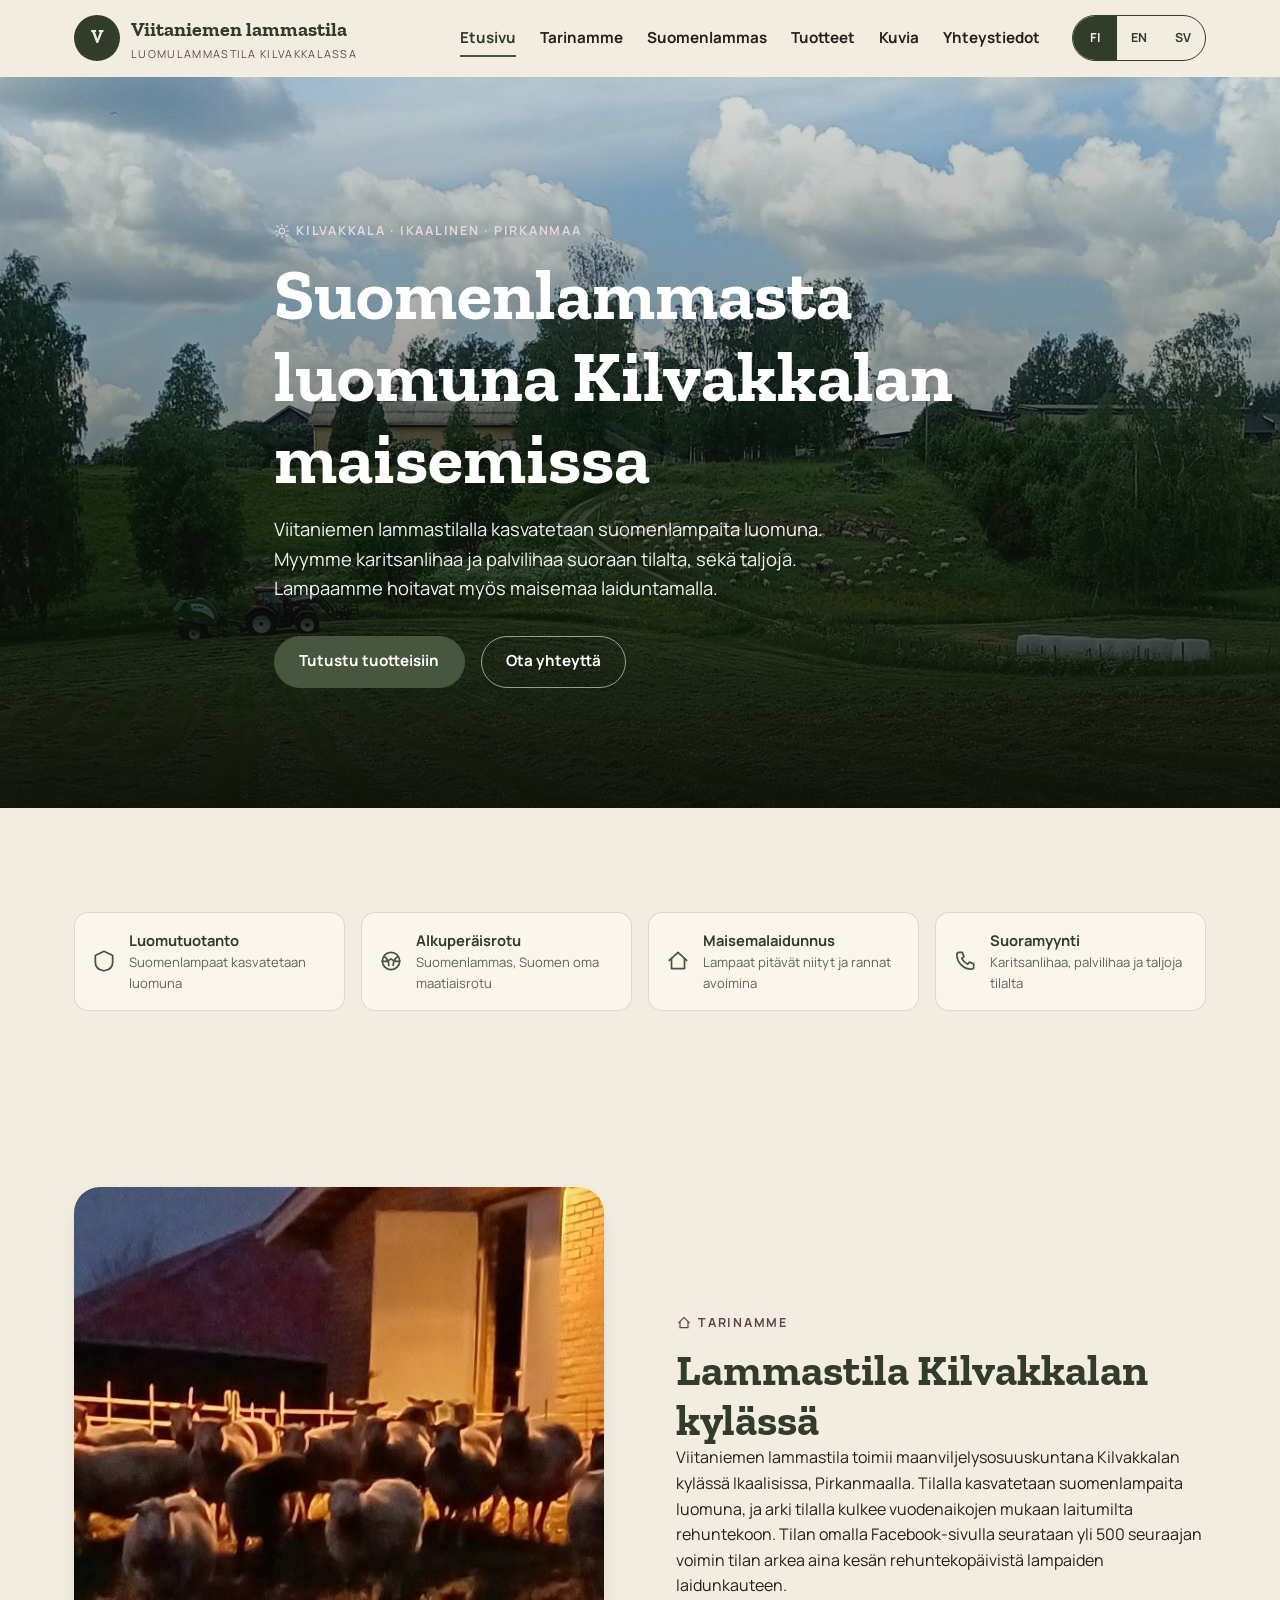
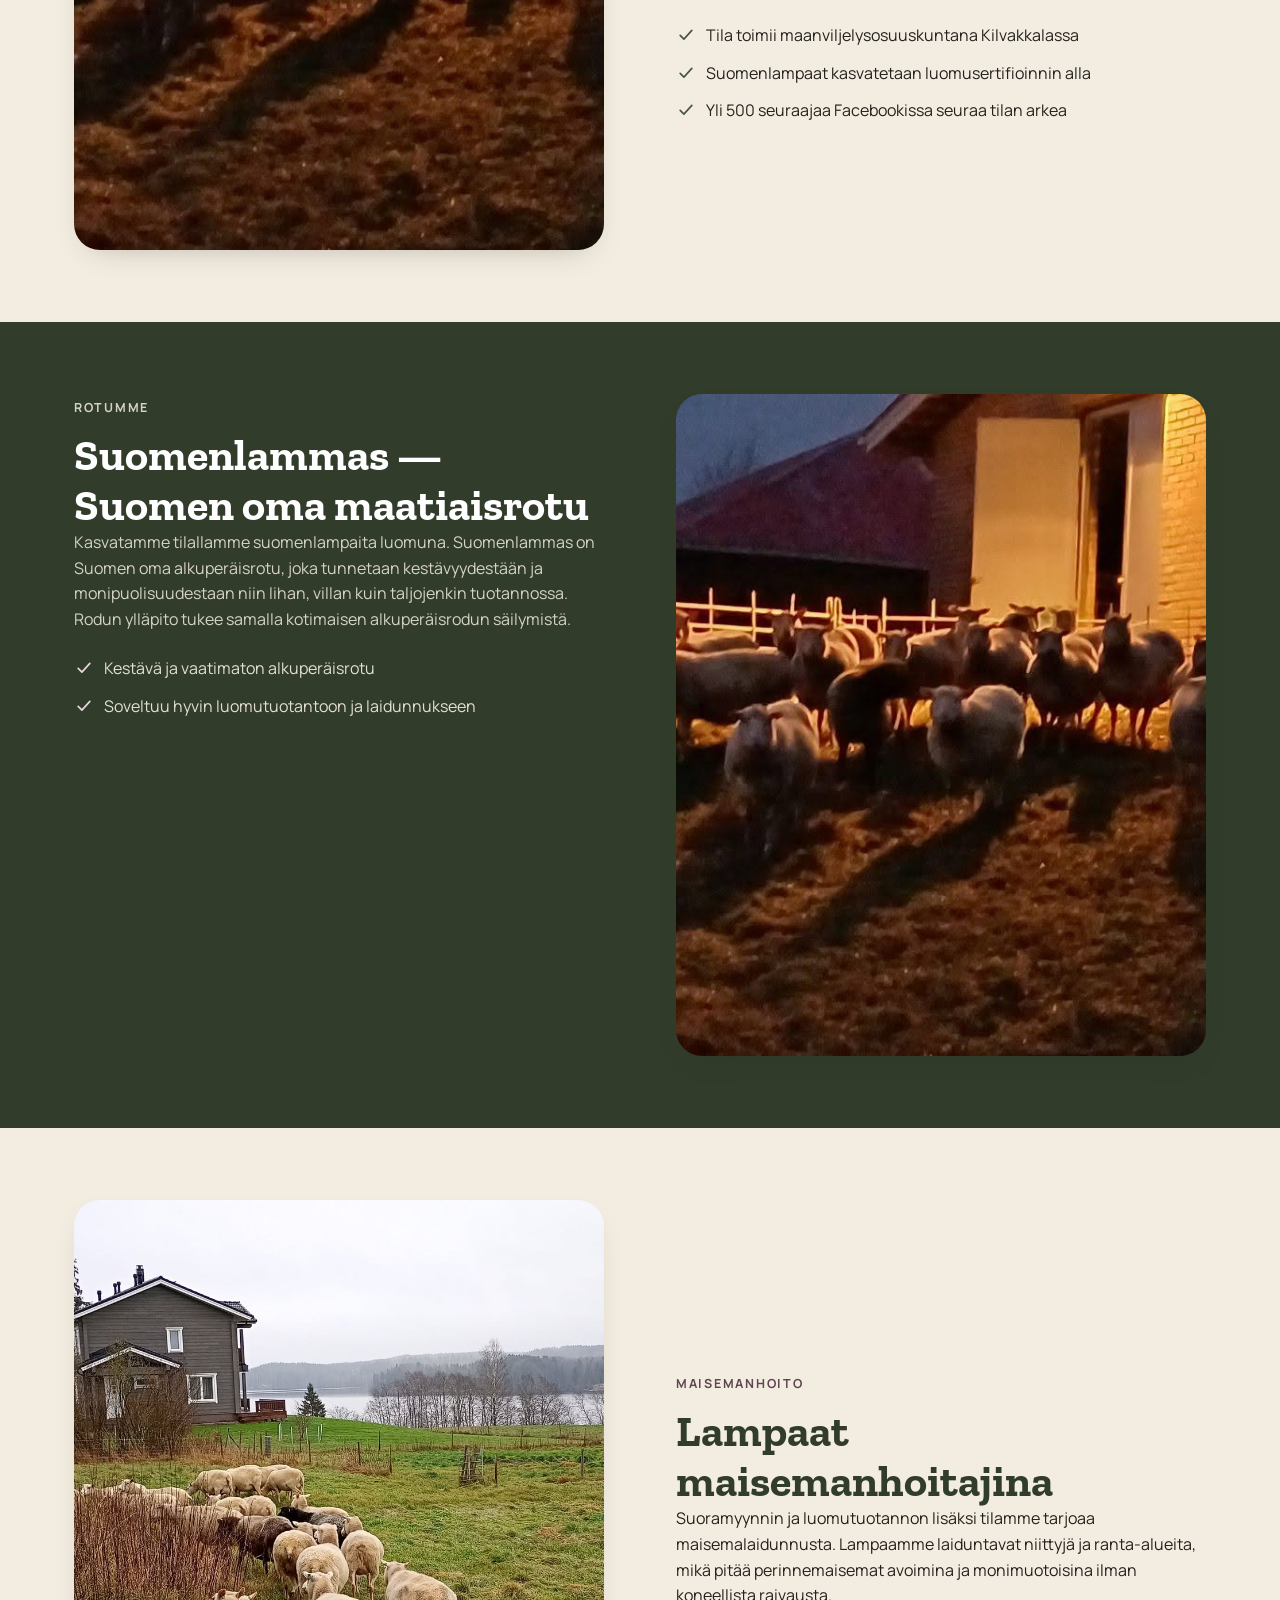
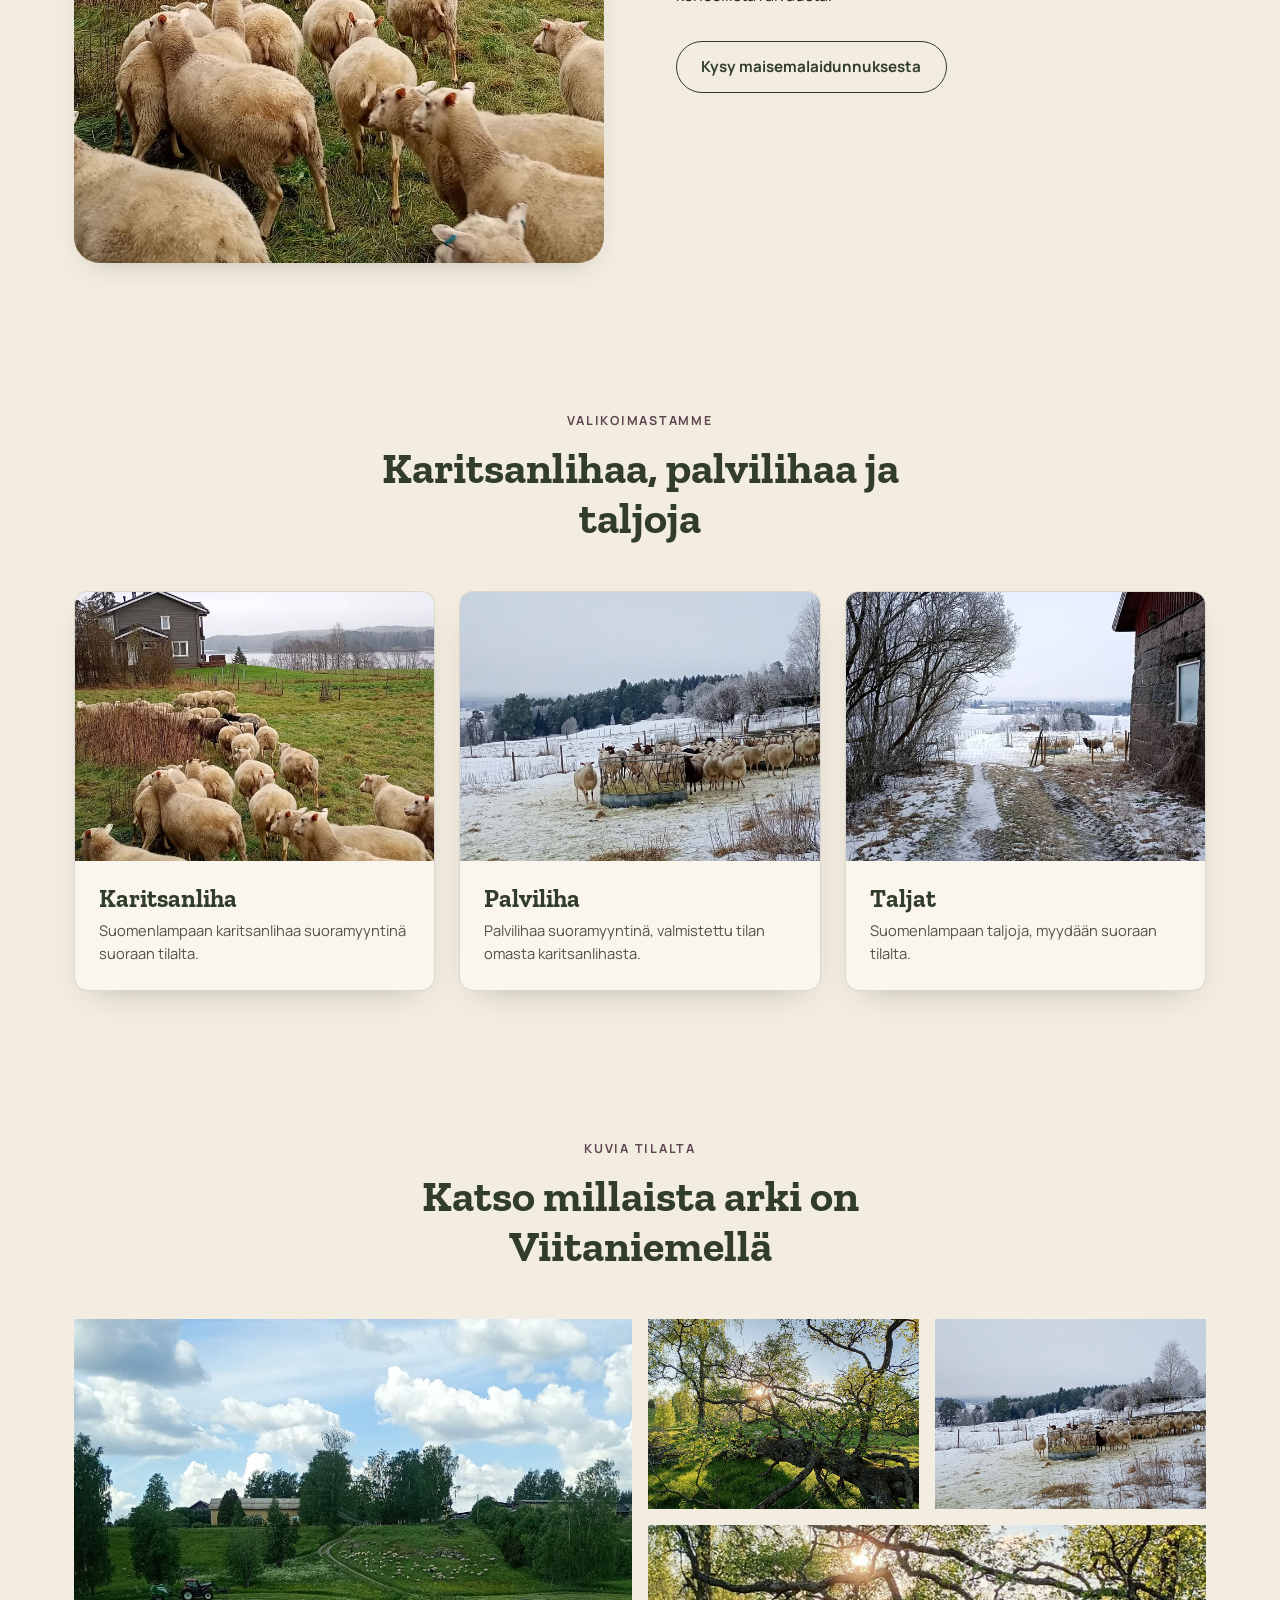
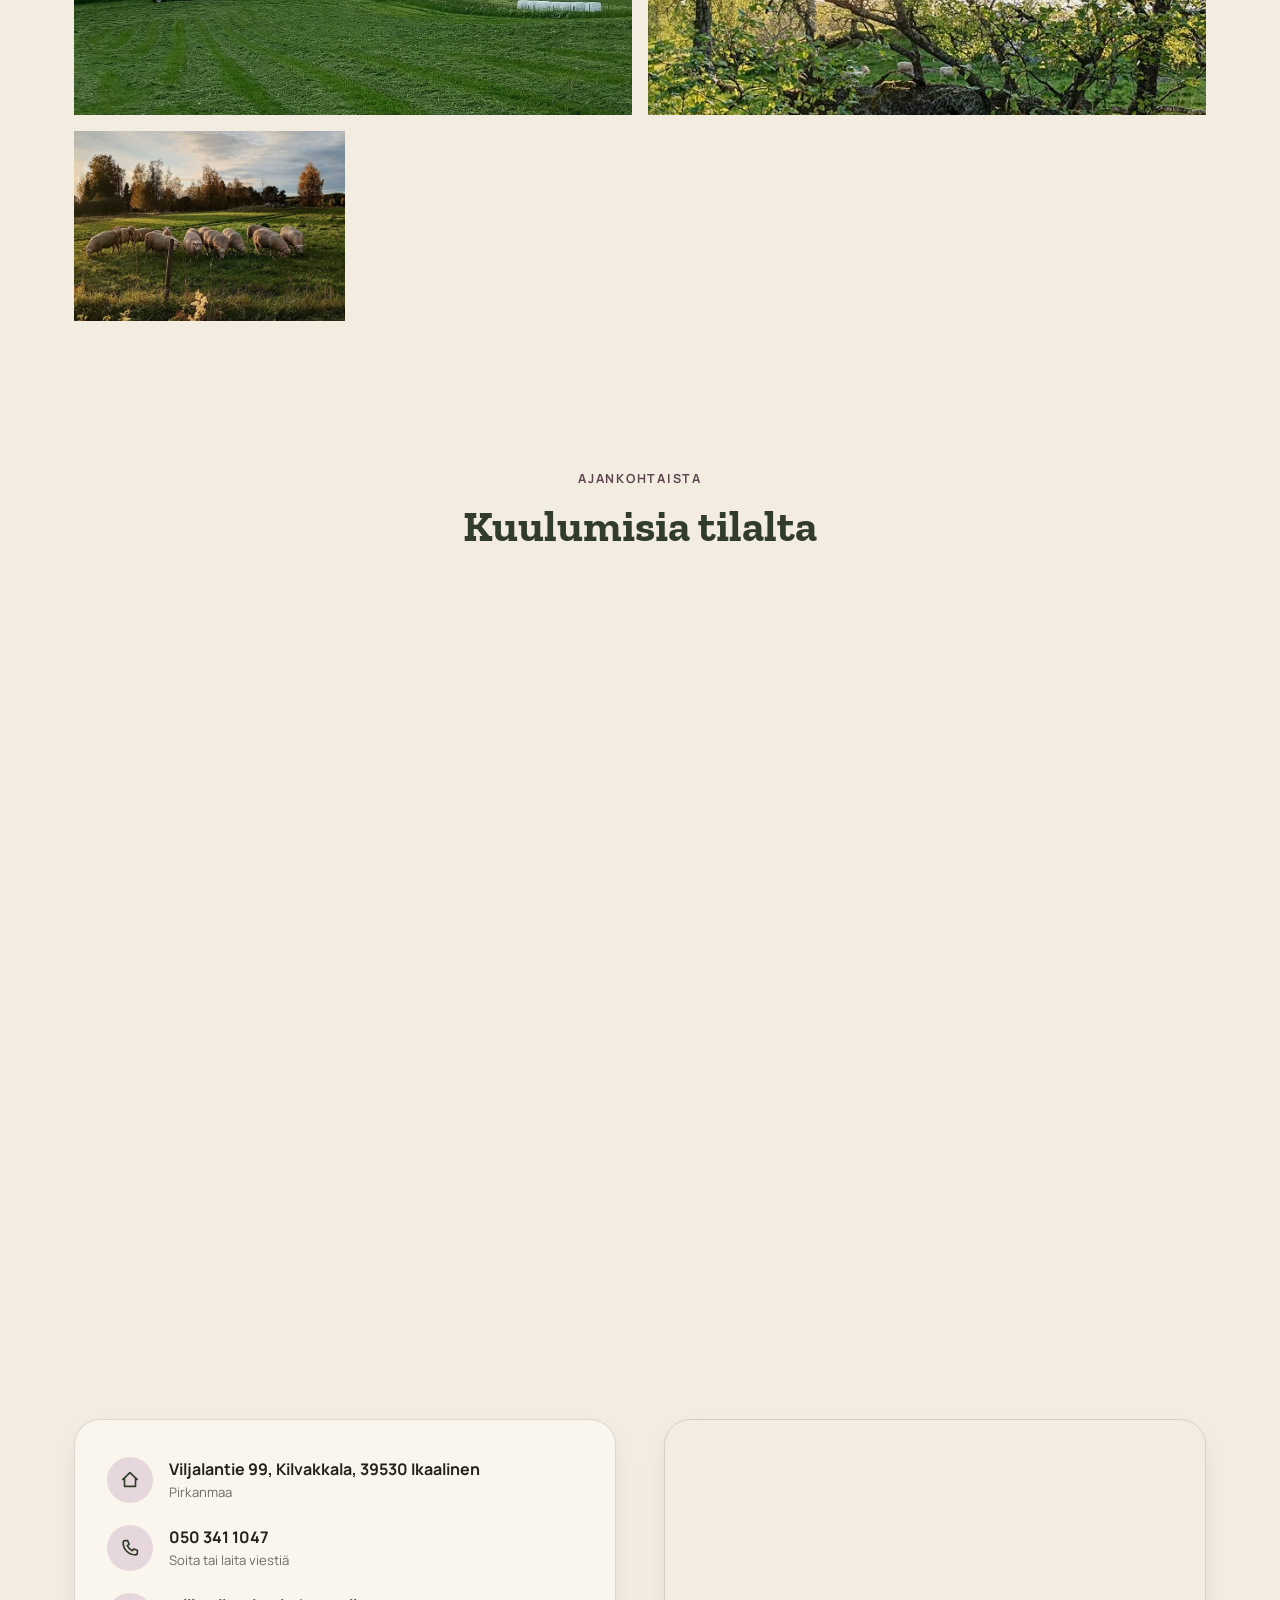
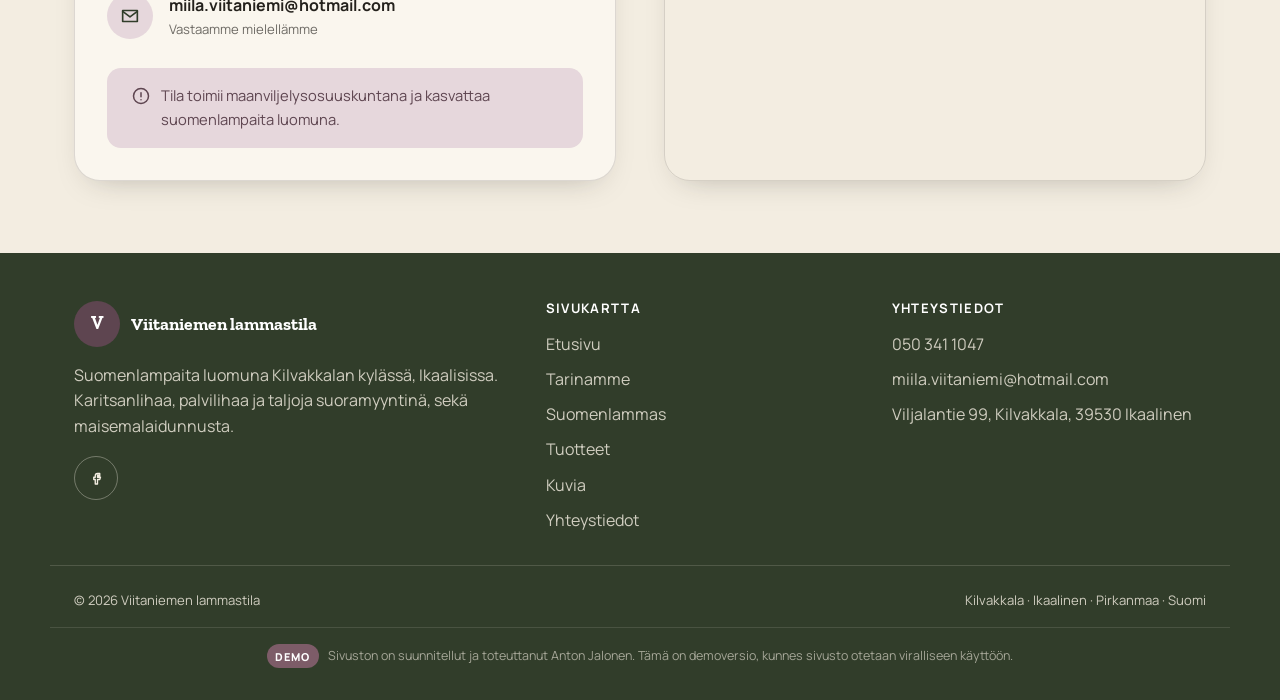
<file: index.html>
<!DOCTYPE html>
<html lang="fi">
<head>
<meta charset="UTF-8">
<meta name="viewport" content="width=device-width, initial-scale=1">
<title>Viitaniemen lammastila</title>
<meta name="description" content="Viitaniemen lammastilalla Kilvakkalassa, Ikaalisissa kasvatetaan suomenlampaita luomuna. Karitsanlihaa ja palvilihaa suoramyyntinä, taljoja sekä maisemalaidunnusta.">
<link rel="preconnect" href="https://fonts.googleapis.com">
<link rel="preconnect" href="https://fonts.gstatic.com" crossorigin>
<link href="https://fonts.googleapis.com/css2?family=Zilla+Slab:wght@500;600;700&family=Manrope:wght@400;500;600;700;800&display=swap" rel="stylesheet">
<link rel="stylesheet" href="css/style.css">
</head>
<body data-title-fi="Viitaniemen lammastila | Luomulammastila Kilvakkalassa" data-title-en="Viitaniemen Sheep Farm | Organic Farm in Kilvakkala, Finland" data-title-sv="Viitaniemi fårgård | Ekogård i Kilvakkala">

<a class="visually-hidden" href="#main">Siirry sisältöön / Skip to content</a>

<header class="site-header">
  <div class="container">
    <a href="#hero" class="brand">
      <span class="brand-mark" aria-hidden="true">V</span>
      <span>Viitaniemen lammastila<span class="brand-sub" data-fi="Luomulammastila Kilvakkalassa" data-en="Organic Sheep Farm in Kilvakkala" data-sv="Ekogård i Kilvakkala">Luomulammastila Kilvakkalassa</span></span>
    </a>

    <nav class="site-nav" id="site-nav" aria-label="Päävalikko">
      <ul>
        <li><a href="#hero" aria-current="page" data-fi="Etusivu" data-en="Home" data-sv="Hem">Etusivu</a></li>
        <li><a href="#about" data-fi="Tarinamme" data-en="Our Story" data-sv="Vår historia">Tarinamme</a></li>
        <li><a href="#breed" data-fi="Suomenlammas" data-en="Finnish Sheep" data-sv="Finsk lantras">Suomenlammas</a></li>
        <li><a href="#products" data-fi="Tuotteet" data-en="Products" data-sv="Produkter">Tuotteet</a></li>
        <li><a href="#gallery" data-fi="Kuvia" data-en="Gallery" data-sv="Bilder">Kuvia</a></li>
        <li><a href="#contact" data-fi="Yhteystiedot" data-en="Contact" data-sv="Kontakt">Yhteystiedot</a></li>
      </ul>
      <div class="header-actions">
        <div class="lang-toggle" role="group" aria-label="Kieli / Language">
          <button class="lang-btn active" data-lang="fi" aria-pressed="true">FI</button>
          <button class="lang-btn" data-lang="en" aria-pressed="false">EN</button>
          <button class="lang-btn" data-lang="sv" aria-pressed="false">SV</button>
        </div>
      </div>
    </nav>

    <button class="nav-toggle" aria-label="Valikko" aria-expanded="false" aria-controls="site-nav">
      <svg viewBox="0 0 24 24" fill="none" stroke="currentColor" stroke-width="1.8" stroke-linecap="round"><path d="M4 7h16M4 12h16M4 17h16"/></svg>
    </button>
  </div>
</header>

<main id="main">

  <section class="hero" id="hero">
    <div class="hero-media">
      <img src="images/hero.jpg" alt="Kilvakkalan maisemaa: heinänteko pellolla ja suomenlampaita laiduntamassa mäenrinteellä" loading="eager">
    </div>
    <div class="container hero-content">
      <p class="eyebrow">
        <svg viewBox="0 0 24 24" fill="none" stroke="currentColor" stroke-width="1.8" stroke-linecap="round"><circle cx="12" cy="12" r="4"/><path d="M12 2v3M12 19v3M4.2 4.2l2.1 2.1M17.7 17.7l2.1 2.1M2 12h3M19 12h3M4.2 19.8l2.1-2.1M17.7 6.3l2.1-2.1"/></svg>
        <span data-fi="Kilvakkala · Ikaalinen · Pirkanmaa" data-en="Kilvakkala, Ikaalinen, Finland" data-sv="Kilvakkala, Ikalis, Finland">Kilvakkala · Ikaalinen · Pirkanmaa</span>
      </p>
      <h1 data-fi="Suomenlammasta luomuna Kilvakkalan maisemissa" data-en="Finnish native sheep, raised organically in the Kilvakkala landscape" data-sv="Finsk lantrasfår, uppfödda ekologiskt i Kilvakkalas landskap">Suomenlammasta luomuna Kilvakkalan maisemissa</h1>
      <p class="hero-lede" data-fi="Viitaniemen lammastilalla kasvatetaan suomenlampaita luomuna. Myymme karitsanlihaa ja palvilihaa suoraan tilalta, sekä taljoja. Lampaamme hoitavat myös maisemaa laiduntamalla." data-en="At Viitaniemen lammastila we raise Finnish native sheep organically. We sell lamb meat and cured meat direct from the farm, along with sheepskins. Our sheep also help maintain the landscape through conservation grazing." data-sv="På Viitaniemen lammastila föder vi upp finsk lantrasfår ekologiskt. Vi säljer lammkött och charkuterivaror direkt från gården, samt fårskinn. Våra får sköter också landskapet genom naturbete.">Viitaniemen lammastilalla kasvatetaan suomenlampaita luomuna. Myymme karitsanlihaa ja palvilihaa suoraan tilalta, sekä taljoja. Lampaamme hoitavat myös maisemaa laiduntamalla.</p>
      <div class="hero-actions">
        <a class="btn btn-primary" href="#products" data-fi="Tutustu tuotteisiin" data-en="See our products" data-sv="Se våra produkter">Tutustu tuotteisiin</a>
        <a class="btn btn-ghost" href="#contact" data-fi="Ota yhteyttä" data-en="Get in touch" data-sv="Kontakta oss">Ota yhteyttä</a>
      </div>
    </div>
  </section>

  <section class="container">
    <div class="facts-strip reveal">
      <div class="fact-pill">
        <svg viewBox="0 0 24 24" fill="none" stroke="currentColor" stroke-width="1.6" stroke-linecap="round" stroke-linejoin="round"><path d="M12 3 4 7v6c0 5 3.5 7.5 8 8 4.5-.5 8-3 8-8V7l-8-4Z"/></svg>
        <span><strong data-fi="Luomutuotanto" data-en="Certified organic" data-sv="Certifierat ekologiskt">Luomutuotanto</strong><span data-fi="Suomenlampaat kasvatetaan luomuna" data-en="Our Finnish sheep are raised under organic certification" data-sv="Våra finska får föds upp ekologiskt">Suomenlampaat kasvatetaan luomuna</span></span>
      </div>
      <div class="fact-pill">
        <svg viewBox="0 0 24 24" fill="none" stroke="currentColor" stroke-width="1.6" stroke-linecap="round" stroke-linejoin="round"><circle cx="12" cy="12" r="8"/><path d="M6 8c3 2 4 4 4 8M18 8c-3 2-4 4-4 8M4 12c4 1 6 0 8-2M20 12c-4 1-6 0-8-2"/></svg>
        <span><strong data-fi="Alkuperäisrotu" data-en="Native breed" data-sv="Lantras">Alkuperäisrotu</strong><span data-fi="Suomenlammas, Suomen oma maatiaisrotu" data-en="Finnish landrace sheep, Finland's own native breed" data-sv="Finsk lantrasfår, Finlands egen lantras">Suomenlammas, Suomen oma maatiaisrotu</span></span>
      </div>
      <div class="fact-pill">
        <svg viewBox="0 0 24 24" fill="none" stroke="currentColor" stroke-width="1.6" stroke-linecap="round" stroke-linejoin="round"><path d="M4 11.5 12 4l8 7.5"/><path d="M6 10v9h12v-9"/></svg>
        <span><strong data-fi="Maisemalaidunnus" data-en="Landscape grazing" data-sv="Landskapsbete">Maisemalaidunnus</strong><span data-fi="Lampaat pitävät niityt ja rannat avoimina" data-en="Our sheep keep meadows and shores open" data-sv="Fåren håller ängar och stränder öppna">Lampaat pitävät niityt ja rannat avoimina</span></span>
      </div>
      <div class="fact-pill">
        <svg viewBox="0 0 24 24" fill="none" stroke="currentColor" stroke-width="1.6" stroke-linecap="round" stroke-linejoin="round"><path d="M6.5 4h3l1.5 4-2 1.5a12 12 0 0 0 5.5 5.5l1.5-2 4 1.5v3c0 1.1-.9 2-2 2C10.5 19.5 4.5 13.5 4.5 6c0-1.1.9-2 2-2Z"/></svg>
        <span><strong data-fi="Suoramyynti" data-en="Direct sales" data-sv="Direktförsäljning">Suoramyynti</strong><span data-fi="Karitsanlihaa, palvilihaa ja taljoja tilalta" data-en="Lamb, cured meat and sheepskins sold direct" data-sv="Lammkött, charkuterivaror och fårskinn från gården">Karitsanlihaa, palvilihaa ja taljoja tilalta</span></span>
      </div>
    </div>
  </section>

  <section id="about">
    <div class="container split reveal">
      <div class="split-media">
        <img src="images/story.jpg" alt="Suomenlampaita laumassa navetan pihalla iltahämärässä" loading="lazy">
      </div>
      <div class="split-body">
        <p class="eyebrow">
          <svg viewBox="0 0 24 24" fill="none" stroke="currentColor" stroke-width="1.8" stroke-linecap="round"><path d="M4 11.5 12 4l8 7.5"/><path d="M6 10v9h12v-9"/></svg>
          <span data-fi="Tarinamme" data-en="Our story" data-sv="Vår historia">Tarinamme</span>
        </p>
        <h2 data-fi="Lammastila Kilvakkalan kylässä" data-en="A sheep farm in the village of Kilvakkala" data-sv="En fårgård i byn Kilvakkala">Lammastila Kilvakkalan kylässä</h2>
        <p data-fi="Viitaniemen lammastila toimii maanviljelysosuuskuntana Kilvakkalan kylässä Ikaalisissa, Pirkanmaalla. Tilalla kasvatetaan suomenlampaita luomuna, ja arki tilalla kulkee vuodenaikojen mukaan laitumilta rehuntekoon. Tilan omalla Facebook-sivulla seurataan yli 500 seuraajan voimin tilan arkea aina kesän rehuntekopäivistä lampaiden laidunkauteen." data-en="Viitaniemen lammastila operates as an agricultural cooperative in the village of Kilvakkala in Ikaalinen, Pirkanmaa. The farm raises Finnish native sheep organically, and the daily rhythm follows the seasons, from pasture to haymaking. The farm's Facebook page is followed by more than 500 people who keep up with everyday farm life, from summer haymaking to the sheep's grazing season." data-sv="Viitaniemen lammastila drivs som ett jordbrukskooperativ i byn Kilvakkala i Ikalis, Birkaland. På gården föds finsk lantrasfår upp ekologiskt, och vardagen följer årstiderna, från bete till slåtter. Gårdens egen Facebook-sida följs av över 500 personer som tar del av gårdens vardag, från sommarens slåtterarbete till fårens betessäsong.">Viitaniemen lammastila toimii maanviljelysosuuskuntana Kilvakkalan kylässä Ikaalisissa, Pirkanmaalla. Tilalla kasvatetaan suomenlampaita luomuna, ja arki tilalla kulkee vuodenaikojen mukaan laitumilta rehuntekoon. Tilan omalla Facebook-sivulla seurataan yli 500 seuraajan voimin tilan arkea aina kesän rehuntekopäivistä lampaiden laidunkauteen.</p>
        <ul class="checklist">
          <li><svg viewBox="0 0 24 24" fill="none" stroke="currentColor" stroke-width="2" stroke-linecap="round" stroke-linejoin="round"><path d="M5 12.5 9.5 17 19 6.5"/></svg><span data-fi="Tila toimii maanviljelysosuuskuntana Kilvakkalassa" data-en="The farm operates as an agricultural cooperative in Kilvakkala" data-sv="Gården drivs som ett jordbrukskooperativ i Kilvakkala">Tila toimii maanviljelysosuuskuntana Kilvakkalassa</span></li>
          <li><svg viewBox="0 0 24 24" fill="none" stroke="currentColor" stroke-width="2" stroke-linecap="round" stroke-linejoin="round"><path d="M5 12.5 9.5 17 19 6.5"/></svg><span data-fi="Suomenlampaat kasvatetaan luomusertifioinnin alla" data-en="The Finnish sheep are raised under organic certification" data-sv="Fåren föds upp under ekologisk certifiering">Suomenlampaat kasvatetaan luomusertifioinnin alla</span></li>
          <li><svg viewBox="0 0 24 24" fill="none" stroke="currentColor" stroke-width="2" stroke-linecap="round" stroke-linejoin="round"><path d="M5 12.5 9.5 17 19 6.5"/></svg><span data-fi="Yli 500 seuraajaa Facebookissa seuraa tilan arkea" data-en="Over 500 people follow the farm's everyday life on Facebook" data-sv="Över 500 personer följer gårdens vardag på Facebook">Yli 500 seuraajaa Facebookissa seuraa tilan arkea</span></li>
        </ul>
      </div>
    </div>
  </section>

  <section class="breed-band" id="breed">
    <div class="container split reverse reveal">
      <div class="split-media">
        <img src="images/story.jpg" alt="Suomenlampaita laumassa navetan pihalla" loading="lazy">
      </div>
      <div class="split-body">
        <p class="eyebrow" data-fi="Rotumme" data-en="Our breed" data-sv="Vår ras">Rotumme</p>
        <h2 data-fi="Suomenlammas — Suomen oma maatiaisrotu" data-en="Finnish landrace sheep — Finland's own native breed" data-sv="Finsk lantrasfår — Finlands egen lantras">Suomenlammas — Suomen oma maatiaisrotu</h2>
        <p data-fi="Kasvatamme tilallamme suomenlampaita luomuna. Suomenlammas on Suomen oma alkuperäisrotu, joka tunnetaan kestävyydestään ja monipuolisuudestaan niin lihan, villan kuin taljojenkin tuotannossa. Rodun ylläpito tukee samalla kotimaisen alkuperäisrodun säilymistä." data-en="On our farm we raise Finnish native sheep organically. The Finnish landrace is Finland's own native breed, known for its hardiness and versatility for meat, wool and sheepskins alike. Keeping the breed also helps preserve this native Finnish breed for the future." data-sv="På vår gård föder vi upp finsk lantrasfår ekologiskt. Den finska lantrasen är Finlands egen lantras, känd för sin härdighet och mångsidighet för både kött, ull och skinn. Att bevara rasen bidrar samtidigt till att skydda denna inhemska lantras för framtiden.">Kasvatamme tilallamme suomenlampaita luomuna. Suomenlammas on Suomen oma alkuperäisrotu, joka tunnetaan kestävyydestään ja monipuolisuudestaan niin lihan, villan kuin taljojenkin tuotannossa. Rodun ylläpito tukee samalla kotimaisen alkuperäisrodun säilymistä.</p>
        <ul class="checklist">
          <li><svg viewBox="0 0 24 24" fill="none" stroke="currentColor" stroke-width="2" stroke-linecap="round" stroke-linejoin="round"><path d="M5 12.5 9.5 17 19 6.5"/></svg><span data-fi="Kestävä ja vaatimaton alkuperäisrotu" data-en="A hardy, unassuming native breed" data-sv="En härdig, anspråkslös lantras">Kestävä ja vaatimaton alkuperäisrotu</span></li>
          <li><svg viewBox="0 0 24 24" fill="none" stroke="currentColor" stroke-width="2" stroke-linecap="round" stroke-linejoin="round"><path d="M5 12.5 9.5 17 19 6.5"/></svg><span data-fi="Soveltuu hyvin luomutuotantoon ja laidunnukseen" data-en="Well suited to organic production and grazing" data-sv="Väl lämpad för ekologisk produktion och bete">Soveltuu hyvin luomutuotantoon ja laidunnukseen</span></li>
        </ul>
      </div>
    </div>
  </section>

  <section id="grazing">
    <div class="container split reveal">
      <div class="split-media">
        <img src="images/grazing.jpg" alt="Suomenlampaita laiduntamassa mäenrinteellä" loading="lazy">
      </div>
      <div class="split-body">
        <p class="eyebrow" data-fi="Maisemanhoito" data-en="Landscape care" data-sv="Landskapsvård">Maisemanhoito</p>
        <h2 data-fi="Lampaat maisemanhoitajina" data-en="Sheep as landscape caretakers" data-sv="Får som landskapsvårdare">Lampaat maisemanhoitajina</h2>
        <p data-fi="Suoramyynnin ja luomutuotannon lisäksi tilamme tarjoaa maisemalaidunnusta. Lampaamme laiduntavat niittyjä ja ranta-alueita, mikä pitää perinnemaisemat avoimina ja monimuotoisina ilman koneellista raivausta." data-en="Alongside direct sales and organic production, our farm also offers landscape grazing. Our sheep graze meadows and shoreline areas, keeping traditional rural landscapes open and biodiverse without mechanical clearing." data-sv="Utöver direktförsäljning och ekologisk produktion erbjuder vår gård också landskapsbete. Våra får betar ängar och strandområden, vilket håller traditionella kulturlandskap öppna och artrika utan mekanisk röjning.">Suoramyynnin ja luomutuotannon lisäksi tilamme tarjoaa maisemalaidunnusta. Lampaamme laiduntavat niittyjä ja ranta-alueita, mikä pitää perinnemaisemat avoimina ja monimuotoisina ilman koneellista raivausta.</p>
        <div class="hero-actions">
          <a class="btn btn-outline" href="#contact" data-fi="Kysy maisemalaidunnuksesta" data-en="Ask about landscape grazing" data-sv="Fråga om landskapsbete">Kysy maisemalaidunnuksesta</a>
        </div>
      </div>
    </div>
  </section>

  <section id="products">
    <div class="container">
      <div class="section-head center reveal">
        <p class="eyebrow" data-fi="Valikoimastamme" data-en="From our farm" data-sv="Från vårt sortiment">Valikoimastamme</p>
        <h2 data-fi="Karitsanlihaa, palvilihaa ja taljoja" data-en="Lamb, cured meat and sheepskins" data-sv="Lammkött, charkuterivaror och fårskinn">Karitsanlihaa, palvilihaa ja taljoja</h2>
      </div>
      <div class="product-grid reveal">
        <div class="product-card">
          <figure><div class="ph"><img src="images/lamb.jpg" alt="Karitsanliha" loading="lazy"></div></figure>
          <div class="product-body">
            <h3 data-fi="Karitsanliha" data-en="Lamb meat" data-sv="Lammkött">Karitsanliha</h3>
            <p data-fi="Suomenlampaan karitsanlihaa suoramyyntinä suoraan tilalta." data-en="Lamb meat from our Finnish native sheep, sold directly from the farm." data-sv="Lammkött från vår finska lantrasfår, sålt direkt från gården.">Suomenlampaan karitsanlihaa suoramyyntinä suoraan tilalta.</p>
          </div>
        </div>
        <div class="product-card">
          <figure><div class="ph"><img src="images/cured.jpg" alt="Palviliha" loading="lazy"></div></figure>
          <div class="product-body">
            <h3 data-fi="Palviliha" data-en="Cured meat" data-sv="Charkuterivaror">Palviliha</h3>
            <p data-fi="Palvilihaa suoramyyntinä, valmistettu tilan omasta karitsanlihasta." data-en="Cured meat sold directly, made from our own lamb." data-sv="Charkuterivaror sålda direkt, tillverkade av vårt eget lammkött.">Palvilihaa suoramyyntinä, valmistettu tilan omasta karitsanlihasta.</p>
          </div>
        </div>
        <div class="product-card">
          <figure><div class="ph"><img src="images/sheepskin.jpg" alt="Taljat" loading="lazy"></div></figure>
          <div class="product-body">
            <h3 data-fi="Taljat" data-en="Sheepskins" data-sv="Fårskinn">Taljat</h3>
            <p data-fi="Suomenlampaan taljoja, myydään suoraan tilalta." data-en="Sheepskins from our Finnish native sheep, sold directly from the farm." data-sv="Fårskinn från vår finska lantrasfår, sålda direkt från gården.">Suomenlampaan taljoja, myydään suoraan tilalta.</p>
          </div>
        </div>
      </div>
    </div>
  </section>

  <section id="gallery">
    <div class="container">
      <div class="section-head center reveal">
        <p class="eyebrow" data-fi="Kuvia tilalta" data-en="From our gallery" data-sv="Bilder från gården">Kuvia tilalta</p>
        <h2 data-fi="Katso millaista arki on Viitaniemellä" data-en="See everyday life at Viitaniemi" data-sv="Se hur vardagen ser ut på Viitaniemi">Katso millaista arki on Viitaniemellä</h2>
      </div>
      <div class="gallery-grid reveal">
        <div class="ph wide tall"><img src="images/hero.jpg" alt="Heinänteko ja suomenlampaita laiduntamassa Kilvakkalan maisemassa" loading="lazy"></div>
        <div class="ph"><img src="images/gallery-1.jpg" alt="Auringonlasku puiden lomasta keväisellä niityllä" loading="lazy"></div>
        <div class="ph"><img src="images/gallery-2.jpg" alt="Lumista tietä ja punaista navettaa talvimaisemassa" loading="lazy"></div>
        <div class="ph wide"><img src="images/gallery-3.jpg" alt="Viitaniemen lammastila" loading="lazy"></div>
        <div class="ph"><img src="images/gallery-4.jpg" alt="Viitaniemen lammastila" loading="lazy"></div>
      </div>
    </div>
  </section>

  <section id="news">
    <div class="container">
      <div class="section-head center reveal">
        <p class="eyebrow" data-fi="Ajankohtaista" data-en="Latest news" data-sv="Aktuellt">Ajankohtaista</p>
        <h2 data-fi="Kuulumisia tilalta" data-en="Updates from the farm" data-sv="Nyheter från gården">Kuulumisia tilalta</h2>
      </div>
      <div class="news-grid reveal">
        <div class="news-card">
          <span class="news-date" data-fi="13.6.2026" data-en="13 June 2026" data-sv="13.6.2026">13.6.2026</span>
          <h3 data-fi="Kesän rehuntekoa uudella traktorilla" data-en="Summer haymaking with a new tractor" data-sv="Sommarens slåtterarbete med ny traktor">Kesän rehuntekoa uudella traktorilla</h3>
          <p data-fi="Kesän 2026 rehunteko käynnistyi tilalla uuden traktorin voimin — seuraa tilan Facebook-sivua ajankohtaisista kuulumisista." data-en="Summer 2026 haymaking got underway on the farm with a new tractor — follow the farm's Facebook page for the latest updates." data-sv="Sommarens 2026 slåtterarbete kom igång på gården med en ny traktor — följ gårdens Facebook-sida för de senaste nyheterna.">Kesän 2026 rehunteko käynnistyi tilalla uuden traktorin voimin — seuraa tilan Facebook-sivua ajankohtaisista kuulumisista.</p>
        </div>
        <div class="news-card">
          <span class="news-date" data-fi="Tulossa" data-en="Coming soon" data-sv="Kommer snart">Tulossa</span>
          <h3 data-fi="Lisää kuulumisia pian" data-en="More updates soon" data-sv="Fler nyheter snart">Lisää kuulumisia pian</h3>
          <p data-fi="Tähän osioon voidaan lisätä tilan uutisia ja kuulumisia sitä mukaa kun sivusto otetaan käyttöön." data-en="This section can host farm news and updates once the site is taken into official use." data-sv="Denna sektion kan innehålla gårdens nyheter allt eftersom webbplatsen tas i officiellt bruk.">Tähän osioon voidaan lisätä tilan uutisia ja kuulumisia sitä mukaa kun sivusto otetaan käyttöön.</p>
        </div>
        <div class="news-card">
          <span class="news-date" data-fi="Tulossa" data-en="Coming soon" data-sv="Kommer snart">Tulossa</span>
          <h3 data-fi="Seuraa meitä Facebookissa" data-en="Follow us on Facebook" data-sv="Följ oss på Facebook">Seuraa meitä Facebookissa</h3>
          <p data-fi="Tuoreimmat kuulumiset ja videot löydät tilan Facebook-sivulta." data-en="You can find the latest updates and videos on the farm's Facebook page." data-sv="De senaste nyheterna och videorna hittar du på gårdens Facebook-sida.">Tuoreimmat kuulumiset ja videot löydät tilan Facebook-sivulta.</p>
        </div>
      </div>
    </div>
  </section>

  <section>
    <div class="container">
      <div class="cta-band reveal">
        <div>
          <h2 data-fi="Kiinnostuitko tuotteistamme?" data-en="Interested in our products?" data-sv="Blev du intresserad av våra produkter?">Kiinnostuitko tuotteistamme?</h2>
          <p data-fi="Ota yhteyttä ja kysy lisää karitsanlihasta, palvilihasta tai maisemalaidunnuksesta." data-en="Get in touch to ask more about our lamb, cured meat, or landscape grazing." data-sv="Kontakta oss för att fråga mer om vårt lammkött, våra charkuterivaror eller landskapsbete.">Ota yhteyttä ja kysy lisää karitsanlihasta, palvilihasta tai maisemalaidunnuksesta.</p>
        </div>
        <div class="cta-actions">
          <a class="btn btn-primary" href="tel:+358503411047">
            <svg viewBox="0 0 24 24" fill="none" stroke="currentColor" stroke-width="1.8" stroke-linecap="round" stroke-linejoin="round"><path d="M6.5 4h3l1.5 4-2 1.5a12 12 0 0 0 5.5 5.5l1.5-2 4 1.5v3c0 1.1-.9 2-2 2C10.5 19.5 4.5 13.5 4.5 6c0-1.1.9-2 2-2Z"/></svg>
            050 341 1047
          </a>
          <a class="btn btn-ghost" href="#contact" data-fi="Kaikki yhteystiedot" data-en="All contact details" data-sv="Alla kontaktuppgifter">Kaikki yhteystiedot</a>
        </div>
      </div>
    </div>
  </section>

  <section id="contact">
    <div class="container">
      <div class="section-head reveal">
        <p class="eyebrow" data-fi="Yhteystiedot" data-en="Contact" data-sv="Kontakt">Yhteystiedot</p>
        <h2 data-fi="Ota yhteyttä" data-en="Get in touch" data-sv="Kontakta oss">Ota yhteyttä</h2>
      </div>
      <div class="contact-grid reveal">
        <div class="contact-card">
          <ul class="contact-list">
            <li>
              <span class="icon-badge"><svg viewBox="0 0 24 24" fill="none" stroke="currentColor" stroke-width="1.8" stroke-linecap="round" stroke-linejoin="round"><path d="M4 11.5 12 4l8 7.5"/><path d="M6 10v9h12v-9"/></svg></span>
              <div><address data-fi="Viljalantie 99, Kilvakkala, 39530 Ikaalinen" data-en="Viljalantie 99, Kilvakkala, 39530 Ikaalinen, Finland" data-sv="Viljalantie 99, Kilvakkala, 39530 Ikalis">Viljalantie 99, Kilvakkala, 39530 Ikaalinen</address><span class="hint" data-fi="Pirkanmaa" data-en="Pirkanmaa, Finland" data-sv="Birkaland">Pirkanmaa</span></div>
            </li>
            <li>
              <a class="contact-row" href="tel:+358503411047">
                <span class="icon-badge"><svg viewBox="0 0 24 24" fill="none" stroke="currentColor" stroke-width="1.8" stroke-linecap="round" stroke-linejoin="round"><path d="M6.5 4h3l1.5 4-2 1.5a12 12 0 0 0 5.5 5.5l1.5-2 4 1.5v3c0 1.1-.9 2-2 2C10.5 19.5 4.5 13.5 4.5 6c0-1.1.9-2 2-2Z"/></svg></span>
                <div><span class="contact-value">050 341 1047</span><span class="hint" data-fi="Soita tai laita viestiä" data-en="Call or send a message" data-sv="Ring eller skicka meddelande">Soita tai laita viestiä</span></div>
              </a>
            </li>
            <li>
              <a class="contact-row" href="mailto:miila.viitaniemi@hotmail.com">
                <span class="icon-badge"><svg viewBox="0 0 24 24" fill="none" stroke="currentColor" stroke-width="1.8" stroke-linecap="round" stroke-linejoin="round"><path d="M4 6h16v12H4z"/><path d="m4 7 8 6 8-6"/></svg></span>
                <div><span class="contact-value">miila.viitaniemi@hotmail.com</span><span class="hint" data-fi="Vastaamme mielellämme" data-en="We're happy to answer" data-sv="Vi svarar gärna">Vastaamme mielellämme</span></div>
              </a>
            </li>
          </ul>
          <div class="note-box">
            <svg viewBox="0 0 24 24" fill="none" stroke="currentColor" stroke-width="1.8" stroke-linecap="round" stroke-linejoin="round"><circle cx="12" cy="12" r="9"/><path d="M12 8v5M12 16.5v.1"/></svg>
            <span data-fi="Tila toimii maanviljelysosuuskuntana ja kasvattaa suomenlampaita luomuna." data-en="The farm operates as an agricultural cooperative and raises Finnish native sheep organically." data-sv="Gården drivs som ett jordbrukskooperativ och föder upp finsk lantrasfår ekologiskt.">Tila toimii maanviljelysosuuskuntana ja kasvattaa suomenlampaita luomuna.</span>
          </div>
        </div>
        <div class="map-frame">
          <iframe
            src="https://www.google.com/maps?q=Viljalantie+99,+39530+Ikaalinen,+Finland&output=embed"
            loading="lazy"
            referrerpolicy="no-referrer-when-downgrade"
            title="Viitaniemen lammastilan sijainti kartalla">
          </iframe>
        </div>
      </div>
    </div>
  </section>

</main>

<footer class="site-footer">
  <div class="container footer-grid">
    <div>
      <div class="footer-brand">
        <span class="brand-mark" aria-hidden="true" style="width:46px;height:46px;border-radius:50%;background:var(--color-heather-deep);color:var(--color-white);display:grid;place-items:center;font-family:var(--font-display);font-weight:700;font-size:1.15rem;">V</span>
        <strong>Viitaniemen lammastila</strong>
      </div>
      <p data-fi="Suomenlampaita luomuna Kilvakkalan kylässä, Ikaalisissa. Karitsanlihaa, palvilihaa ja taljoja suoramyyntinä, sekä maisemalaidunnusta." data-en="Finnish native sheep raised organically in the village of Kilvakkala, Ikaalinen. Lamb, cured meat and sheepskins sold direct, along with landscape grazing." data-sv="Finsk lantrasfår uppfödda ekologiskt i byn Kilvakkala, Ikalis. Lammkött, charkuterivaror och fårskinn sålda direkt, samt landskapsbete.">Suomenlampaita luomuna Kilvakkalan kylässä, Ikaalisissa. Karitsanlihaa, palvilihaa ja taljoja suoramyyntinä, sekä maisemalaidunnusta.</p>
      <div class="footer-social">
        <a class="icon-link" href="https://www.facebook.com/viitaniemenlammastila" target="_blank" rel="noopener" aria-label="Facebook">
          <svg viewBox="0 0 24 24" fill="none" stroke="currentColor" stroke-width="1.8" stroke-linecap="round" stroke-linejoin="round"><path d="M14 9h3V6h-3c-1.7 0-3 1.3-3 3v2H9v3h2v6h3v-6h3l1-3h-4V9c0-.6.4-1 1-1Z"/></svg>
        </a>
      </div>
    </div>
    <div>
      <h4 data-fi="Sivukartta" data-en="Sitemap" data-sv="Sidkarta">Sivukartta</h4>
      <ul>
        <li><a href="#hero" data-fi="Etusivu" data-en="Home" data-sv="Hem">Etusivu</a></li>
        <li><a href="#about" data-fi="Tarinamme" data-en="Our Story" data-sv="Vår historia">Tarinamme</a></li>
        <li><a href="#breed" data-fi="Suomenlammas" data-en="Finnish Sheep" data-sv="Finsk lantras">Suomenlammas</a></li>
        <li><a href="#products" data-fi="Tuotteet" data-en="Products" data-sv="Produkter">Tuotteet</a></li>
        <li><a href="#gallery" data-fi="Kuvia" data-en="Gallery" data-sv="Bilder">Kuvia</a></li>
        <li><a href="#contact" data-fi="Yhteystiedot" data-en="Contact" data-sv="Kontakt">Yhteystiedot</a></li>
      </ul>
    </div>
    <div>
      <h4 data-fi="Yhteystiedot" data-en="Contact" data-sv="Kontakt">Yhteystiedot</h4>
      <ul>
        <li><a href="tel:+358503411047">050 341 1047</a></li>
        <li><a href="mailto:miila.viitaniemi@hotmail.com">miila.viitaniemi@hotmail.com</a></li>
        <li><span data-fi="Viljalantie 99, Kilvakkala, 39530 Ikaalinen" data-en="Viljalantie 99, Kilvakkala, 39530 Ikaalinen, Finland" data-sv="Viljalantie 99, Kilvakkala, 39530 Ikalis">Viljalantie 99, Kilvakkala, 39530 Ikaalinen</span></li>
      </ul>
    </div>
  </div>
  <div class="container footer-bottom">
    <span>&copy; 2026 Viitaniemen lammastila</span>
    <span data-fi="Kilvakkala · Ikaalinen · Pirkanmaa · Suomi" data-en="Kilvakkala · Ikaalinen · Finland" data-sv="Kilvakkala · Ikalis · Finland">Kilvakkala · Ikaalinen · Pirkanmaa · Suomi</span>
  </div>
  <div class="container footer-credit">
    <span class="demo-badge">DEMO</span>
    <span data-fi="Sivuston on suunnitellut ja toteuttanut Anton Jalonen. Tämä on demoversio, kunnes sivusto otetaan viralliseen käyttöön." data-en="Website designed and built by Anton Jalonen. This is a demo version until the site is purchased and taken into use." data-sv="Webbplatsen är designad och utvecklad av Anton Jalonen. Detta är en demoversion tills webbplatsen tas i officiellt bruk.">Sivuston on suunnitellut ja toteuttanut Anton Jalonen. Tämä on demoversio, kunnes sivusto otetaan viralliseen käyttöön.</span>
  </div>
</footer>

<script src="js/main.js"></script>
</body>
</html>
</file>
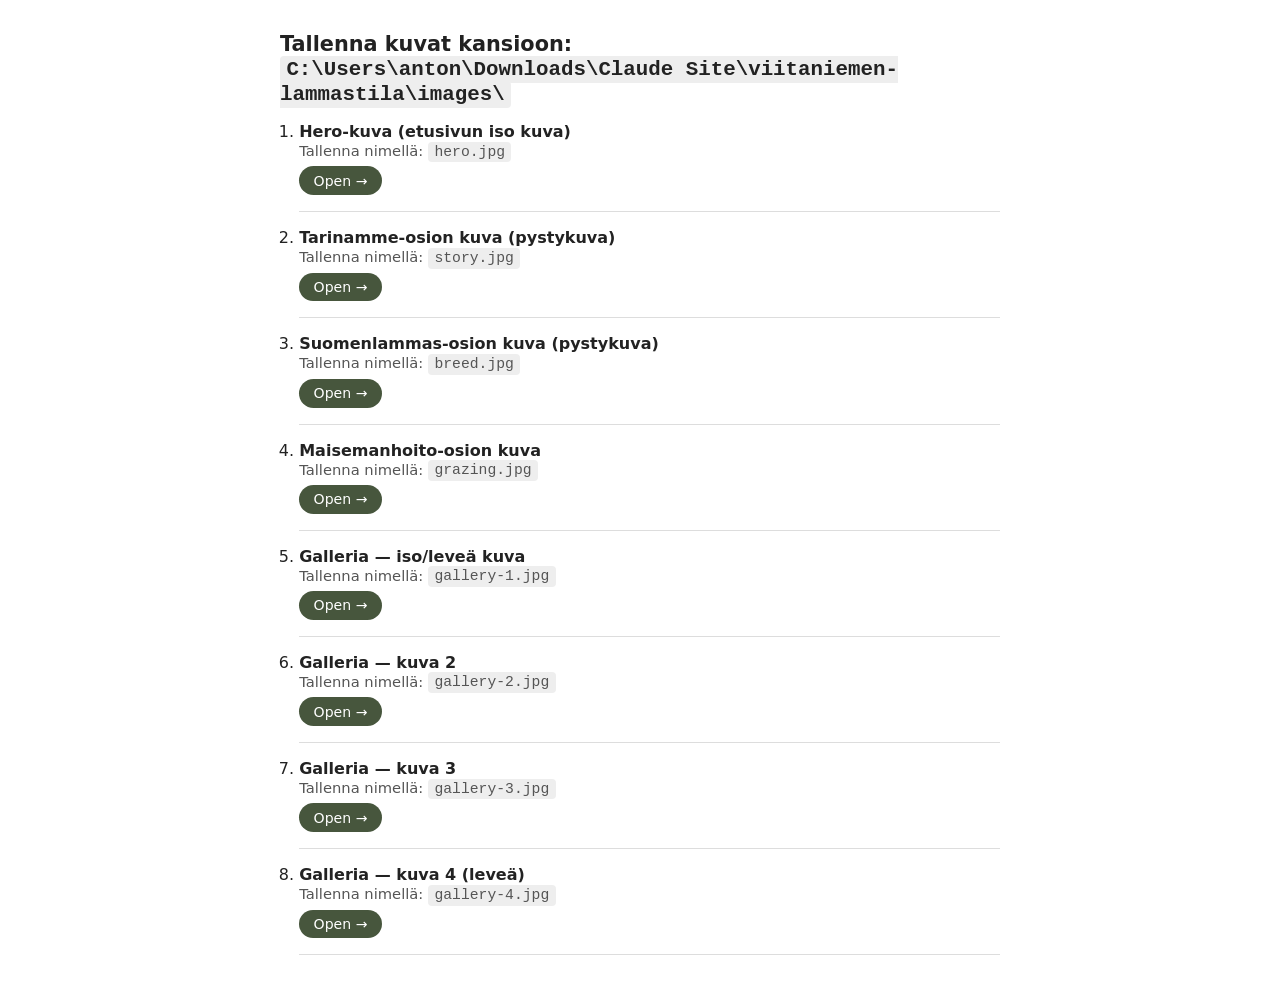
<file: PHOTO-PICKER.html>
<!DOCTYPE html>
<html lang="fi">
<head>
<meta charset="UTF-8">
<title>Viitaniemen lammastila — kuvien poiminta</title>
<style>
  body { font-family: system-ui, sans-serif; max-width: 720px; margin: 2rem auto; padding: 0 1rem; color: #222; }
  h1 { font-size: 1.3rem; }
  code { background: #eee; padding: 0.15rem 0.4rem; border-radius: 4px; }
  ol { padding-left: 1.2rem; }
  li { margin-bottom: 1rem; padding-bottom: 1rem; border-bottom: 1px solid #ddd; }
  .label { font-weight: 600; }
  .file { color: #555; font-size: 0.92rem; }
  a.btn { display: inline-block; margin-top: 0.4rem; background: #47563d; color: #fff; padding: 0.4rem 0.9rem; border-radius: 999px; text-decoration: none; font-size: 0.88rem; }
</style>
</head>
<body>
<h1>Tallenna kuvat kansioon:<br><code>C:\Users\anton\Downloads\Claude Site\viitaniemen-lammastila\images\</code></h1>
<ol>
  <li><span class="label">Hero-kuva (etusivun iso kuva)</span><br><span class="file">Tallenna nimellä: <code>hero.jpg</code></span><br><a class="btn" href="https://www.facebook.com/photo.php?fbid=1668306964608275&set=pb.100042869636202.-2207520000&type=3" target="_blank">Open →</a></li>
  <li><span class="label">Tarinamme-osion kuva (pystykuva)</span><br><span class="file">Tallenna nimellä: <code>story.jpg</code></span><br><a class="btn" href="https://www.facebook.com/photo.php?fbid=1531978284907811&set=pb.100042869636202.-2207520000&type=3" target="_blank">Open →</a></li>
  <li><span class="label">Suomenlammas-osion kuva (pystykuva)</span><br><span class="file">Tallenna nimellä: <code>breed.jpg</code></span><br><a class="btn" href="https://www.facebook.com/photo.php?fbid=1531977724907867&set=pb.100042869636202.-2207520000&type=3" target="_blank">Open →</a></li>
  <li><span class="label">Maisemanhoito-osion kuva</span><br><span class="file">Tallenna nimellä: <code>grazing.jpg</code></span><br><a class="btn" href="https://www.facebook.com/photo.php?fbid=1530479045057735&set=pb.100042869636202.-2207520000&type=3" target="_blank">Open →</a></li>
  <li><span class="label">Galleria — iso/leveä kuva</span><br><span class="file">Tallenna nimellä: <code>gallery-1.jpg</code></span><br><a class="btn" href="https://www.facebook.com/photo.php?fbid=1526317145473925&set=pb.100042869636202.-2207520000&type=3" target="_blank">Open →</a></li>
  <li><span class="label">Galleria — kuva 2</span><br><span class="file">Tallenna nimellä: <code>gallery-2.jpg</code></span><br><a class="btn" href="https://www.facebook.com/photo.php?fbid=1369227107849597&set=pb.100042869636202.-2207520000&type=3" target="_blank">Open →</a></li>
  <li><span class="label">Galleria — kuva 3</span><br><span class="file">Tallenna nimellä: <code>gallery-3.jpg</code></span><br><a class="btn" href="https://www.facebook.com/photo.php?fbid=1289753369130305&set=pb.100042869636202.-2207520000&type=3" target="_blank">Open →</a></li>
  <li><span class="label">Galleria — kuva 4 (leveä)</span><br><span class="file">Tallenna nimellä: <code>gallery-4.jpg</code></span><br><a class="btn" href="https://www.facebook.com/photo.php?fbid=1284337573005218&set=pb.100042869636202.-2207520000&type=3" target="_blank">Open →</a></li>
</ol>
</body>
</html>
</file>
<file: css/style.css>
/* Viitaniemen lammastila — brand tokens: juniper-heather moorland, oatmeal wool, organic native sheep */
:root {
  --color-wool: #f3ede1;
  --color-wool-dim: #e6dcc7;
  --color-paper: #faf6ee;
  --color-juniper: #47563d;
  --color-juniper-deep: #313d2a;
  --color-charcoal: #24211c;
  --color-heather: #7d5c68;
  --color-heather-deep: #5e4550;
  --color-heather-pale: #e6d7dc;
  --color-white: #ffffff;
  --color-line: rgba(36, 33, 28, 0.14);

  --font-display: "Zilla Slab", "Iowan Old Style", Georgia, serif;
  --font-body: "Manrope", "Segoe UI", sans-serif;

  --space-1: 0.5rem;
  --space-2: 0.75rem;
  --space-3: 1rem;
  --space-4: 1.5rem;
  --space-5: 2rem;
  --space-6: 3rem;
  --space-7: 4.5rem;
  --space-8: 6.5rem;

  --radius-sm: 6px;
  --radius-md: 14px;
  --radius-lg: 26px;

  --shadow-card: 0 12px 32px -18px rgba(36, 33, 28, 0.35);
  --shadow-header: 0 8px 24px -16px rgba(36, 33, 28, 0.45);

  --ease-out: cubic-bezier(0.16, 1, 0.3, 1);
  --dur-fast: 180ms;
  --dur-med: 320ms;
}

* { box-sizing: border-box; }
html { scroll-behavior: smooth; }

@media (prefers-reduced-motion: reduce) {
  html { scroll-behavior: auto; }
  *, *::before, *::after {
    animation-duration: 0.01ms !important;
    animation-iteration-count: 1 !important;
    transition-duration: 0.01ms !important;
    scroll-behavior: auto !important;
  }
}

body {
  margin: 0;
  min-height: 100dvh;
  background: var(--color-wool);
  color: var(--color-charcoal);
  font-family: var(--font-body);
  font-size: 16px;
  line-height: 1.6;
  -webkit-font-smoothing: antialiased;
}

img { max-width: 100%; display: block; }
a { color: inherit; text-decoration: none; }
ul { margin: 0; padding: 0; list-style: none; }
button { font: inherit; cursor: pointer; }

h1, h2, h3, h4 {
  font-family: var(--font-display);
  font-weight: 700;
  line-height: 1.14;
  margin: 0;
  color: var(--color-juniper-deep);
}

h1 { font-size: clamp(2.6rem, 4.4vw + 1rem, 4.5rem); font-weight: 700; }
h2 { font-size: clamp(1.9rem, 2.6vw + 1rem, 2.75rem); }
h3 { font-size: clamp(1.25rem, 1vw + 1rem, 1.55rem); }

p { margin: 0 0 var(--space-3); }
.eyebrow {
  display: inline-flex;
  align-items: center;
  gap: 0.5em;
  font-family: var(--font-body);
  font-weight: 700;
  letter-spacing: 0.14em;
  text-transform: uppercase;
  font-size: 0.78rem;
  color: var(--color-heather-deep);
  margin-bottom: var(--space-2);
}
.eyebrow svg { width: 16px; height: 16px; }

.container {
  width: 100%;
  max-width: 1180px;
  margin-inline: auto;
  padding-inline: var(--space-4);
}

.visually-hidden {
  position: absolute; width: 1px; height: 1px;
  overflow: hidden; clip: rect(0 0 0 0); white-space: nowrap;
}

section { padding-block: var(--space-7); }
@media (max-width: 640px) { section { padding-block: var(--space-6); } }

/* ---------- Placeholder image blocks ---------- */
.ph {
  position: relative;
  width: 100%;
  height: 100%;
  min-height: 220px;
  background: linear-gradient(145deg, var(--color-heather-pale), var(--color-wool-dim));
  display: flex;
  flex-direction: column;
  align-items: center;
  justify-content: center;
  gap: 0.6rem;
  color: var(--color-heather-deep);
}
.ph svg { width: 40px; height: 40px; opacity: 0.6; }
.ph-tag {
  font-size: 0.76rem;
  font-weight: 700;
  letter-spacing: 0.06em;
  text-transform: uppercase;
  opacity: 0.75;
}
.ph img { position: absolute; inset: 0; width: 100%; height: 100%; object-fit: cover; z-index: 0; }

/* ---------- Buttons ---------- */
.btn {
  display: inline-flex;
  align-items: center;
  gap: 0.55em;
  padding: 0.85em 1.6em;
  border-radius: 999px;
  font-weight: 700;
  font-size: 0.95rem;
  border: 1.5px solid transparent;
  transition: transform var(--dur-fast) var(--ease-out), background-color var(--dur-fast) var(--ease-out), color var(--dur-fast) var(--ease-out), border-color var(--dur-fast) var(--ease-out);
  min-height: 44px;
}
.btn svg { width: 18px; height: 18px; flex-shrink: 0; }
.btn:active { transform: scale(0.97); }
.btn-primary {
  background: var(--color-juniper);
  color: var(--color-white);
  border-color: var(--color-juniper);
}
.btn-primary:hover { background: var(--color-juniper-deep); border-color: var(--color-juniper-deep); }
.btn-ghost {
  background: transparent;
  color: var(--color-white);
  border-color: rgba(255,255,255,0.55);
}
.btn-ghost:hover { background: rgba(255,255,255,0.14); border-color: var(--color-white); }
.btn-outline {
  background: transparent;
  color: var(--color-juniper-deep);
  border-color: var(--color-juniper-deep);
}
.btn-outline:hover { background: var(--color-juniper-deep); color: var(--color-white); }

/* ---------- Header ---------- */
.site-header {
  position: sticky;
  top: 0;
  z-index: 100;
  background: rgba(243, 237, 225, 0.9);
  backdrop-filter: blur(10px) saturate(1.1);
  border-bottom: 1px solid transparent;
  transition: border-color var(--dur-med) var(--ease-out), box-shadow var(--dur-med) var(--ease-out);
}
.site-header.scrolled {
  border-color: var(--color-line);
  box-shadow: var(--shadow-header);
}
.site-header .container {
  display: flex;
  align-items: center;
  justify-content: space-between;
  gap: var(--space-4);
  min-height: 76px;
}

.brand {
  display: flex;
  align-items: center;
  gap: 0.7rem;
  font-family: var(--font-display);
  font-weight: 700;
  font-size: 1.25rem;
  color: var(--color-juniper-deep);
  white-space: nowrap;
}
.brand-mark {
  width: 46px; height: 46px;
  border-radius: 50%;
  background: var(--color-juniper-deep);
  color: var(--color-wool);
  display: grid;
  place-items: center;
  flex-shrink: 0;
  font-family: var(--font-display);
  font-weight: 700;
  font-size: 1.15rem;
}
.brand-sub {
  display: block;
  font-family: var(--font-body);
  font-weight: 400;
  font-size: 0.68rem;
  letter-spacing: 0.12em;
  text-transform: uppercase;
  color: var(--color-heather-deep);
}

.site-nav {
  display: flex;
  align-items: center;
  gap: var(--space-5);
}
.site-nav ul { display: flex; gap: var(--space-4); }
.site-nav a {
  font-weight: 700;
  font-size: 0.95rem;
  color: var(--color-charcoal);
  padding-block: 0.4rem;
  border-bottom: 2px solid transparent;
  transition: color var(--dur-fast) var(--ease-out), border-color var(--dur-fast) var(--ease-out);
}
.site-nav a:hover, .site-nav a[aria-current="page"] { color: var(--color-juniper-deep); border-color: var(--color-juniper); }

.header-actions { display: flex; align-items: center; gap: var(--space-3); }

.lang-toggle {
  display: inline-flex;
  border: 1.5px solid var(--color-juniper-deep);
  border-radius: 999px;
  overflow: hidden;
}
.lang-btn {
  border: none;
  background: transparent;
  color: var(--color-juniper-deep);
  font-weight: 700;
  font-size: 0.78rem;
  padding: 0.4rem 0.75rem;
  min-width: 44px;
  min-height: 44px;
  transition: background-color var(--dur-fast) var(--ease-out), color var(--dur-fast) var(--ease-out);
}
.lang-btn.active { background: var(--color-juniper-deep); color: var(--color-wool); }

.nav-toggle {
  display: none;
  background: transparent;
  border: none;
  padding: 0.5rem;
  color: var(--color-juniper-deep);
  min-width: 44px;
  min-height: 44px;
  align-items: center;
  justify-content: center;
}
.nav-toggle svg { width: 26px; height: 26px; }

@media (max-width: 860px) {
  .site-nav {
    position: fixed;
    top: 76px;
    right: 0;
    left: 0;
    height: calc(100vh - 76px);
    max-height: calc(100dvh - 76px);
    background: var(--color-paper);
    flex-direction: column;
    align-items: stretch;
    padding: var(--space-4);
    transform: translateY(-8px);
    opacity: 0;
    pointer-events: none;
    transition: opacity var(--dur-med) var(--ease-out), transform var(--dur-med) var(--ease-out);
    overflow-y: auto;
  }
  .site-nav.open { opacity: 1; transform: translateY(0); pointer-events: auto; }
  .site-nav ul { flex-direction: column; gap: 0; }
  .site-nav a {
    display: block;
    padding: 1rem 0.25rem;
    border-bottom: 1px solid var(--color-line);
    font-size: 1.05rem;
  }
  .site-nav .header-actions { justify-content: center; margin-top: var(--space-4); }
  .nav-toggle { display: inline-flex; }
}

.icon-link {
  width: 44px; height: 44px;
  border-radius: 50%;
  border: 1.5px solid var(--color-line);
  display: inline-grid;
  place-items: center;
  color: var(--color-juniper-deep);
  transition: background-color var(--dur-fast) var(--ease-out), border-color var(--dur-fast) var(--ease-out), transform var(--dur-fast) var(--ease-out);
}
.icon-link svg { width: 18px; height: 18px; }
.icon-link:hover { background: var(--color-juniper-deep); border-color: var(--color-juniper-deep); color: var(--color-wool); transform: translateY(-2px); }

/* ---------- Hero ---------- */
.hero {
  position: relative;
  min-height: min(80vh, 680px);
  display: flex;
  align-items: flex-end;
  color: var(--color-white);
  overflow: hidden;
  background: var(--color-juniper-deep);
}
.hero-media { position: absolute; inset: 0; z-index: 0; }
.hero-media img { width: 100%; height: 100%; object-fit: cover; }
.hero-media::after {
  content: "";
  position: absolute; inset: 0;
  background: linear-gradient(180deg, rgba(15, 16, 12, 0.15) 0%, rgba(15, 16, 12, 0.55) 62%, rgba(12, 13, 10, 0.9) 100%);
}
.hero-content {
  position: relative;
  z-index: 1;
  padding-block: var(--space-7) var(--space-6);
  max-width: 780px;
}
.hero .eyebrow { color: var(--color-heather-pale); }
.hero h1 { color: var(--color-white); }
.hero-lede {
  font-size: 1.15rem;
  max-width: 56ch;
  color: rgba(255,255,255,0.94);
  margin-top: var(--space-3);
}
.hero-actions {
  display: flex;
  flex-wrap: wrap;
  gap: var(--space-3);
  margin-top: var(--space-5);
}

/* ---------- Facts strip ---------- */
.facts-strip {
  display: grid;
  grid-template-columns: repeat(4, 1fr);
  gap: var(--space-3);
  padding-block: var(--space-5);
}
.fact-pill {
  display: flex;
  align-items: center;
  gap: var(--space-2);
  background: var(--color-paper);
  border: 1px solid var(--color-line);
  border-radius: var(--radius-md);
  padding: var(--space-3);
}
.fact-pill svg { width: 26px; height: 26px; color: var(--color-juniper); flex-shrink: 0; }
.fact-pill strong { display: block; font-size: 0.92rem; color: var(--color-juniper-deep); }
.fact-pill span { font-size: 0.82rem; color: rgba(36,33,28,0.7); }
@media (max-width: 900px) { .facts-strip { grid-template-columns: repeat(2, 1fr); } }
@media (max-width: 520px) { .facts-strip { grid-template-columns: 1fr; } }

/* ---------- Split section ---------- */
.split {
  display: grid;
  grid-template-columns: 1fr 1fr;
  gap: var(--space-7);
  align-items: center;
}
.split.reverse .split-media { order: 2; }
.split-media {
  border-radius: var(--radius-lg);
  box-shadow: var(--shadow-card);
  aspect-ratio: 4/5;
  overflow: hidden;
}
.split-media img { width: 100%; height: 100%; object-fit: cover; display: block; }
.split-body ul.checklist { margin-top: var(--space-4); display: grid; gap: var(--space-2); }
.split-body ul.checklist li { display: flex; gap: 0.6rem; align-items: flex-start; }
.split-body ul.checklist svg { width: 20px; height: 20px; color: var(--color-juniper); flex-shrink: 0; margin-top: 2px; }
@media (max-width: 900px) {
  .split { grid-template-columns: 1fr; gap: var(--space-5); }
  .split.reverse .split-media { order: 0; }
  .split-media { aspect-ratio: 16/10; }
}

.section-head { max-width: 640px; margin-bottom: var(--space-6); }
.section-head.center { margin-inline: auto; text-align: center; }

/* ---------- Value cards ---------- */
.value-grid {
  display: grid;
  grid-template-columns: repeat(4, 1fr);
  gap: var(--space-4);
}
.value-card {
  background: var(--color-paper);
  border: 1px solid var(--color-line);
  border-radius: var(--radius-md);
  padding: var(--space-4);
  transition: transform var(--dur-med) var(--ease-out), box-shadow var(--dur-med) var(--ease-out);
}
.value-card:hover { transform: translateY(-4px); box-shadow: var(--shadow-card); }
.value-icon {
  width: 52px; height: 52px;
  border-radius: 50%;
  background: var(--color-heather-pale);
  color: var(--color-juniper-deep);
  display: grid; place-items: center;
  margin-bottom: var(--space-3);
}
.value-icon svg { width: 26px; height: 26px; }
.value-card h3 { margin-bottom: 0.4rem; }
.value-card p { color: rgba(36,33,28,0.75); font-size: 0.95rem; margin: 0; }
@media (max-width: 900px) { .value-grid { grid-template-columns: 1fr 1fr; } }
@media (max-width: 560px) { .value-grid { grid-template-columns: 1fr; } }

/* ---------- Breed / grazing band ---------- */
.breed-band { background: var(--color-juniper-deep); color: var(--color-wool); }
.breed-band .split { align-items: flex-start; }
.breed-band h2, .breed-band .eyebrow { color: var(--color-white); }
.breed-band .eyebrow { color: var(--color-heather-pale); }
.breed-band .split-body p { color: rgba(243,237,225,0.85); }
.breed-band ul.checklist li { color: rgba(243,237,225,0.92); }
.breed-band ul.checklist svg { color: var(--color-heather-pale); }

/* ---------- Product cards ---------- */
.product-grid {
  display: grid;
  grid-template-columns: repeat(3, 1fr);
  gap: var(--space-4);
}
.product-card {
  background: var(--color-paper);
  border-radius: var(--radius-md);
  overflow: hidden;
  border: 1px solid var(--color-line);
  box-shadow: var(--shadow-card);
}
.product-card figure { margin: 0; aspect-ratio: 4/3; overflow: hidden; }
.product-card .product-body { padding: var(--space-4); }
.product-card h3 { margin-bottom: 0.3rem; }
.product-card p { color: rgba(36,33,28,0.78); font-size: 0.92rem; margin: 0; }
@media (max-width: 900px) { .product-grid { grid-template-columns: 1fr 1fr; } }
@media (max-width: 560px) { .product-grid { grid-template-columns: 1fr; } }

/* ---------- Gallery ---------- */
.gallery-grid {
  display: grid;
  grid-template-columns: repeat(4, 1fr);
  grid-auto-rows: 190px;
  gap: var(--space-3);
}
.gallery-grid .ph { border-radius: var(--radius-md); min-height: 0; }
.gallery-grid .wide { grid-column: span 2; }
.gallery-grid .tall { grid-row: span 2; }
@media (max-width: 900px) {
  .gallery-grid { grid-template-columns: repeat(2, 1fr); grid-auto-rows: 170px; }
}
@media (max-width: 560px) {
  .gallery-grid { grid-template-columns: 1fr; }
  .gallery-grid .wide, .gallery-grid .tall { grid-column: span 1; grid-row: span 1; }
}

/* ---------- News / updates ---------- */
.news-grid {
  display: grid;
  grid-template-columns: repeat(3, 1fr);
  gap: var(--space-4);
}
.news-card {
  background: var(--color-paper);
  border: 1px solid var(--color-line);
  border-radius: var(--radius-md);
  padding: var(--space-4);
}
.news-date {
  display: inline-block;
  font-size: 0.78rem;
  font-weight: 700;
  letter-spacing: 0.06em;
  text-transform: uppercase;
  color: var(--color-heather-deep);
  margin-bottom: var(--space-2);
}
.news-card h3 { margin-bottom: 0.4rem; }
.news-card p { color: rgba(36,33,28,0.78); font-size: 0.92rem; margin: 0; }
@media (max-width: 900px) { .news-grid { grid-template-columns: 1fr; } }

/* ---------- CTA band ---------- */
.cta-band {
  background: var(--color-juniper);
  color: var(--color-wool);
  border-radius: var(--radius-lg);
  padding: var(--space-6);
  display: flex;
  align-items: center;
  justify-content: space-between;
  gap: var(--space-5);
  flex-wrap: wrap;
}
.cta-band h2 { color: var(--color-white); }
.cta-band p { color: rgba(243,237,225,0.9); margin: 0.4rem 0 0; }
.cta-actions { display: flex; gap: var(--space-3); flex-wrap: wrap; }

/* ---------- Contact ---------- */
.contact-grid {
  display: grid;
  grid-template-columns: 1fr 1fr;
  gap: var(--space-6);
  align-items: start;
}
.contact-card {
  background: var(--color-paper);
  border: 1px solid var(--color-line);
  border-radius: var(--radius-lg);
  padding: var(--space-5);
  box-shadow: var(--shadow-card);
}
.contact-list { display: grid; gap: var(--space-2); }
.contact-list li { display: flex; gap: var(--space-3); align-items: flex-start; padding-block: 0.3rem; }
.contact-list .icon-badge {
  width: 46px; height: 46px; border-radius: 50%;
  background: var(--color-heather-pale); color: var(--color-juniper-deep);
  display: grid; place-items: center; flex-shrink: 0;
}
.contact-list .icon-badge svg { width: 22px; height: 22px; }
.contact-list address { font-weight: 700; font-style: normal; }
.contact-list span.hint { display: block; font-size: 0.82rem; color: rgba(36,33,28,0.65); font-weight: 400; }
.contact-row {
  display: flex;
  align-items: center;
  gap: var(--space-3);
  width: 100%;
  min-height: 44px;
  padding: 0.4rem;
  margin: -0.4rem;
  border-radius: var(--radius-sm);
  transition: background-color var(--dur-fast) var(--ease-out);
}
.contact-row:hover, .contact-row:focus-visible { background-color: var(--color-heather-pale); }
.contact-value { font-weight: 700; }
.map-frame {
  border-radius: var(--radius-lg);
  overflow: hidden;
  border: 1px solid var(--color-line);
  box-shadow: var(--shadow-card);
  min-height: 360px;
}
.map-frame iframe { width: 100%; height: 100%; min-height: 360px; border: none; display: block; }
.note-box {
  margin-top: var(--space-4);
  background: var(--color-heather-pale);
  border-radius: var(--radius-md);
  padding: var(--space-3) var(--space-4);
  font-size: 0.92rem;
  color: var(--color-heather-deep);
  display: flex;
  gap: 0.6rem;
}
.note-box svg { width: 20px; height: 20px; flex-shrink: 0; margin-top: 2px; }
@media (max-width: 900px) { .contact-grid { grid-template-columns: 1fr; } }

/* ---------- Footer ---------- */
.site-footer {
  background: var(--color-juniper-deep);
  color: rgba(243,237,225,0.82);
  padding-block: var(--space-6) var(--space-5);
}
.footer-grid {
  display: grid;
  grid-template-columns: 1.4fr 1fr 1fr;
  gap: var(--space-5);
}
.footer-brand { display: flex; align-items: center; gap: 0.7rem; margin-bottom: var(--space-3); }
.footer-brand strong { color: var(--color-white); font-family: var(--font-display); font-size: 1.1rem; }
.site-footer h4 {
  color: var(--color-white);
  font-family: var(--font-body);
  font-size: 0.82rem;
  letter-spacing: 0.1em;
  text-transform: uppercase;
  margin-bottom: var(--space-3);
}
.site-footer ul { display: grid; gap: 0.6rem; }
.site-footer a:hover { color: var(--color-white); }
.footer-social { display: flex; gap: 0.6rem; margin-top: var(--space-3); }
.footer-social .icon-link { border-color: rgba(243,237,225,0.35); color: var(--color-wool); }
.footer-social .icon-link:hover { background: var(--color-heather); border-color: var(--color-heather); color: var(--color-white); }
.footer-bottom {
  border-top: 1px solid rgba(243,237,225,0.16);
  margin-top: var(--space-5);
  padding-top: var(--space-4);
  display: flex;
  justify-content: space-between;
  gap: var(--space-3);
  flex-wrap: wrap;
  font-size: 0.82rem;
}
.footer-credit {
  margin-top: var(--space-3);
  padding-top: var(--space-3);
  border-top: 1px solid rgba(243,237,225,0.12);
  display: flex;
  align-items: center;
  justify-content: center;
  gap: 0.6rem;
  flex-wrap: wrap;
  text-align: center;
  font-size: 0.78rem;
  color: rgba(243,237,225,0.6);
}
.demo-badge {
  background: var(--color-heather);
  color: var(--color-white);
  font-weight: 800;
  font-size: 0.68rem;
  letter-spacing: 0.08em;
  padding: 0.2rem 0.55rem;
  border-radius: 999px;
  flex-shrink: 0;
}
@media (max-width: 780px) { .footer-grid { grid-template-columns: 1fr; gap: var(--space-4); } }

/* ---------- Reveal on scroll ---------- */
.reveal { opacity: 0; transform: translateY(18px); transition: opacity 600ms var(--ease-out), transform 600ms var(--ease-out); }
.reveal.in-view { opacity: 1; transform: translateY(0); }
@media (prefers-reduced-motion: reduce) { .reveal { opacity: 1; transform: none; } }
</file>
